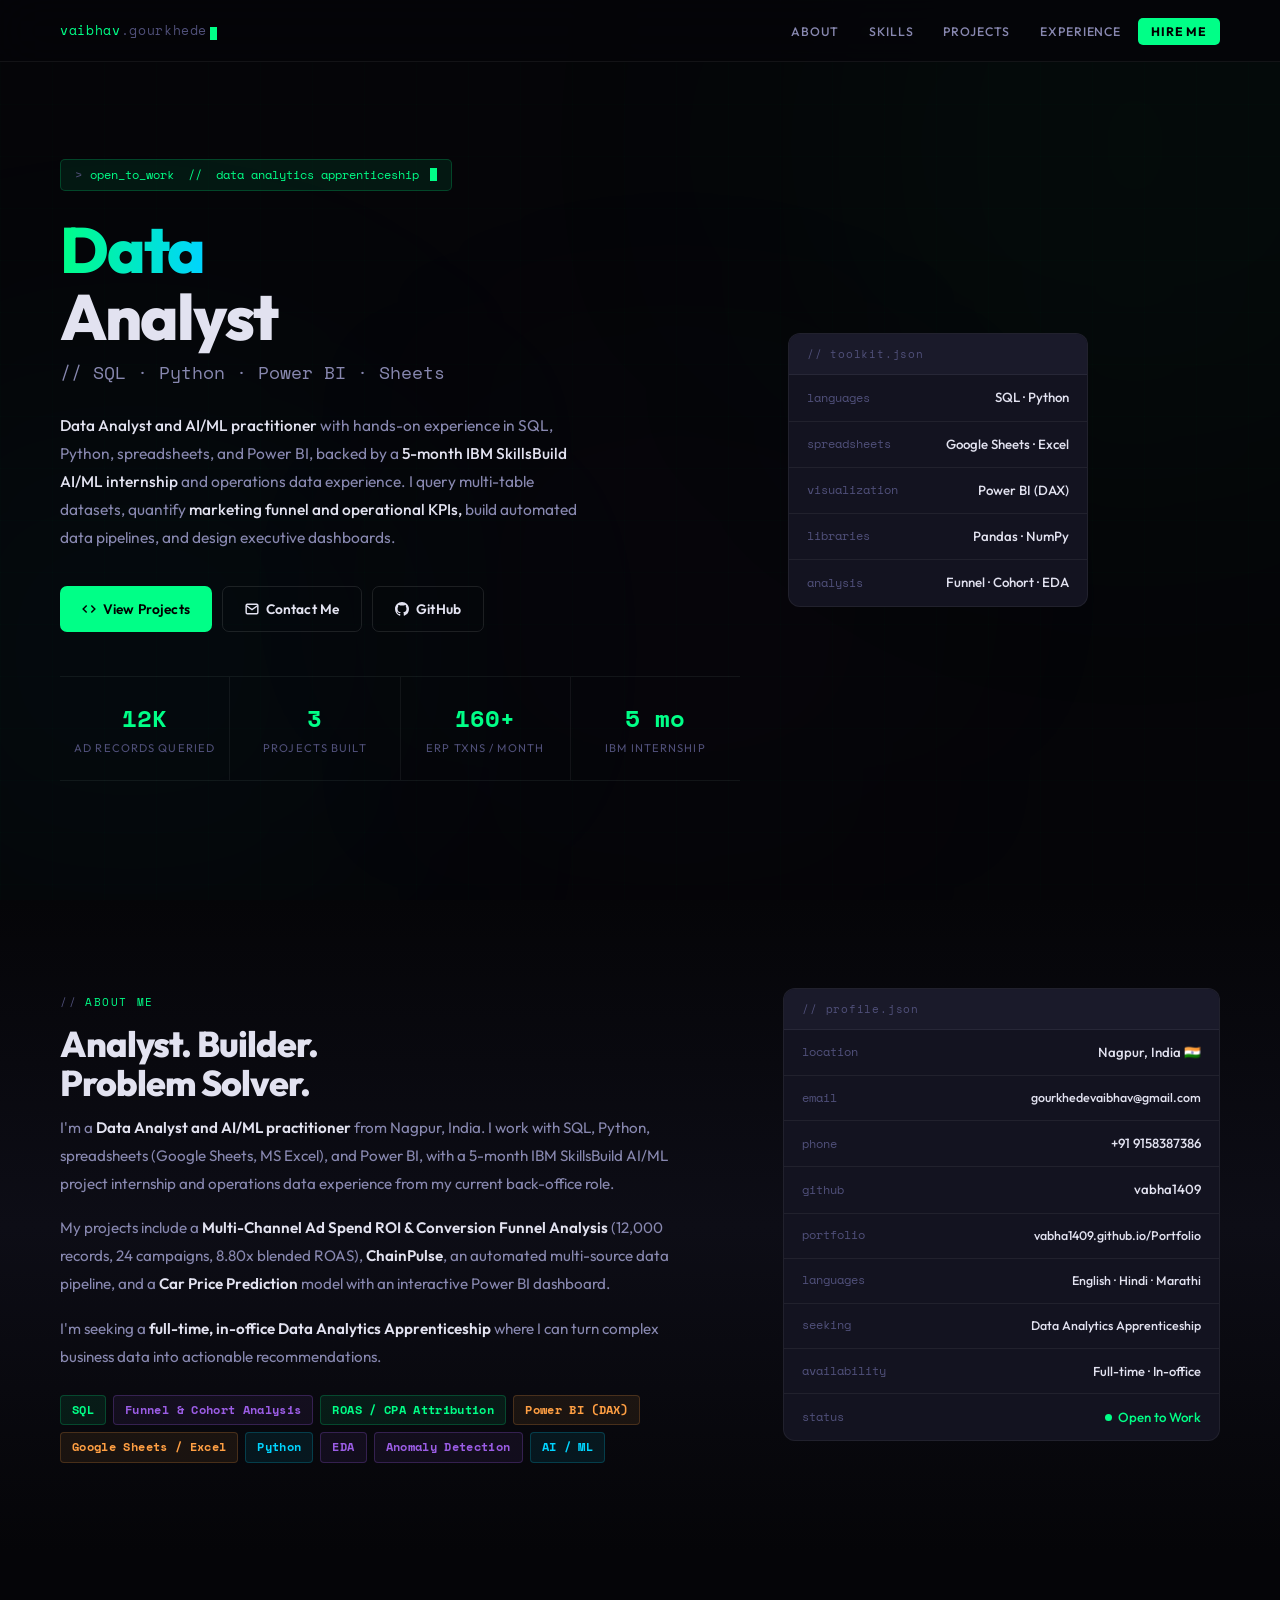
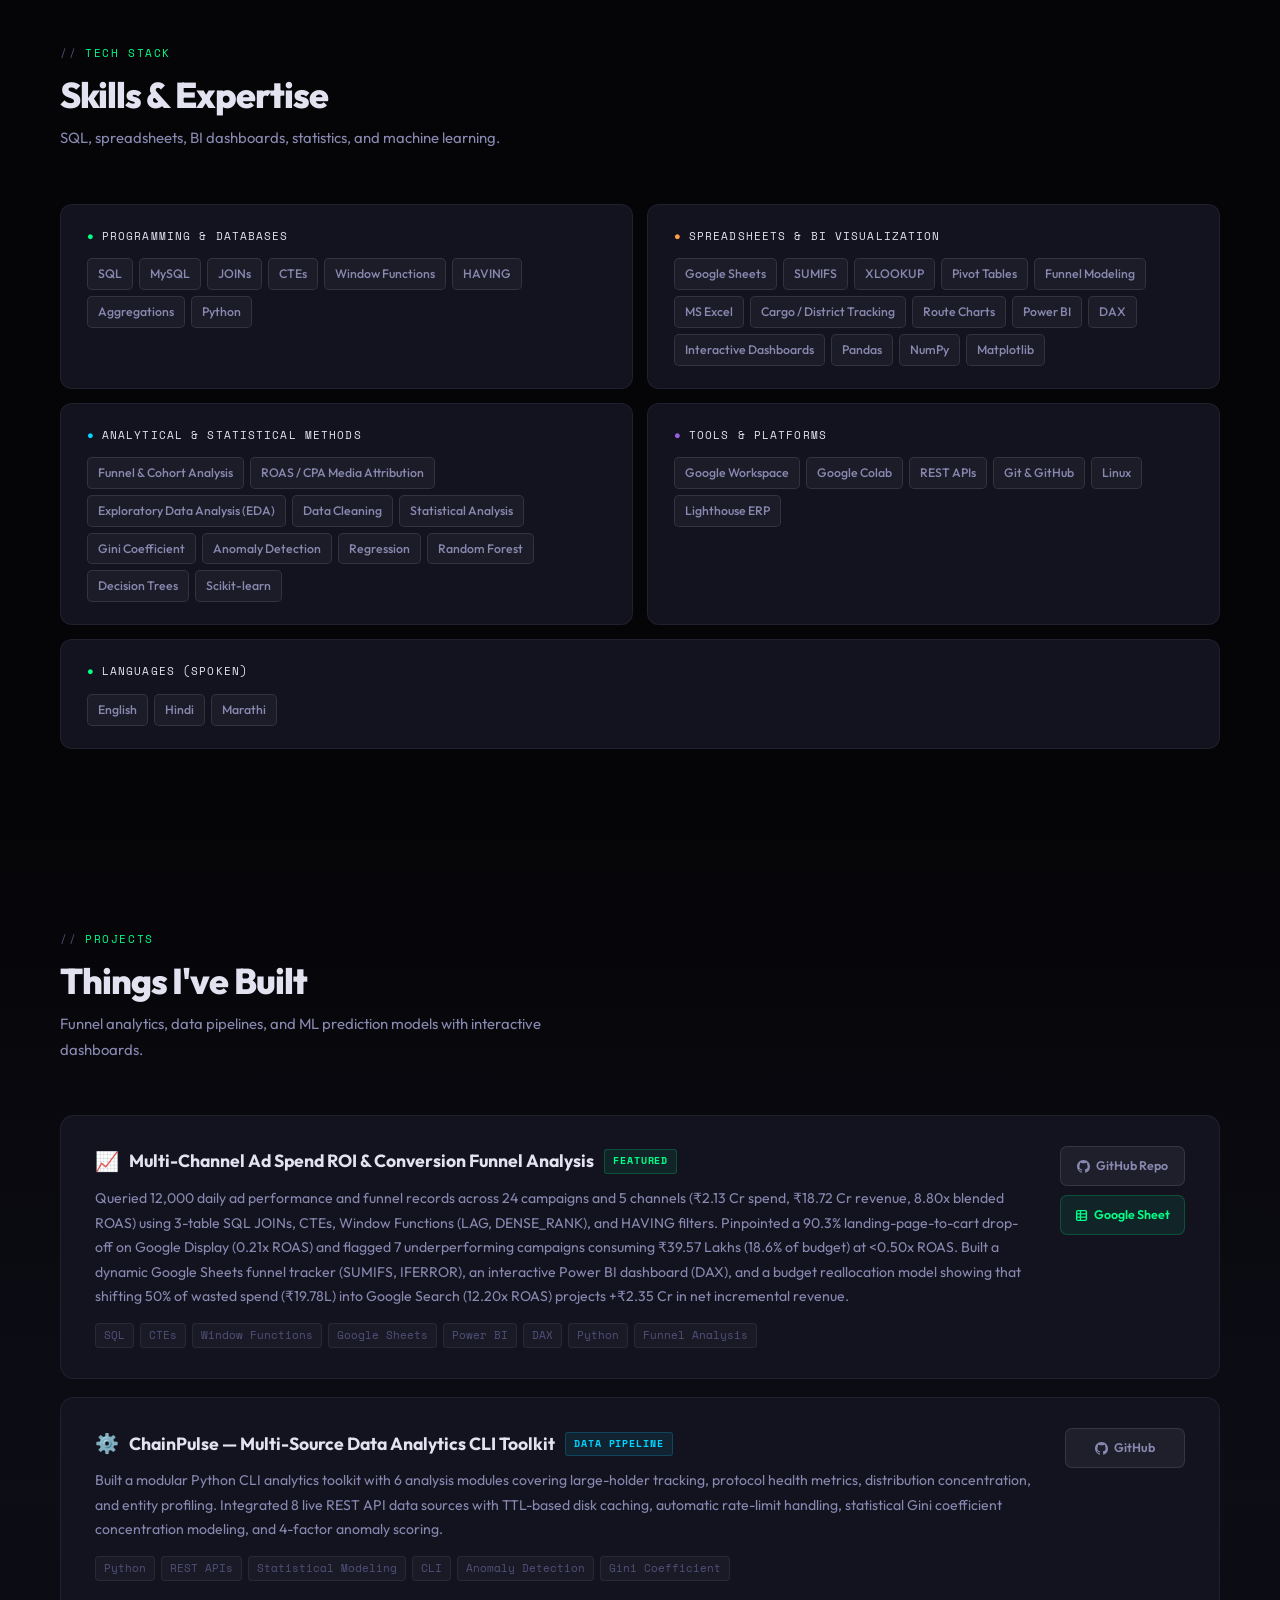
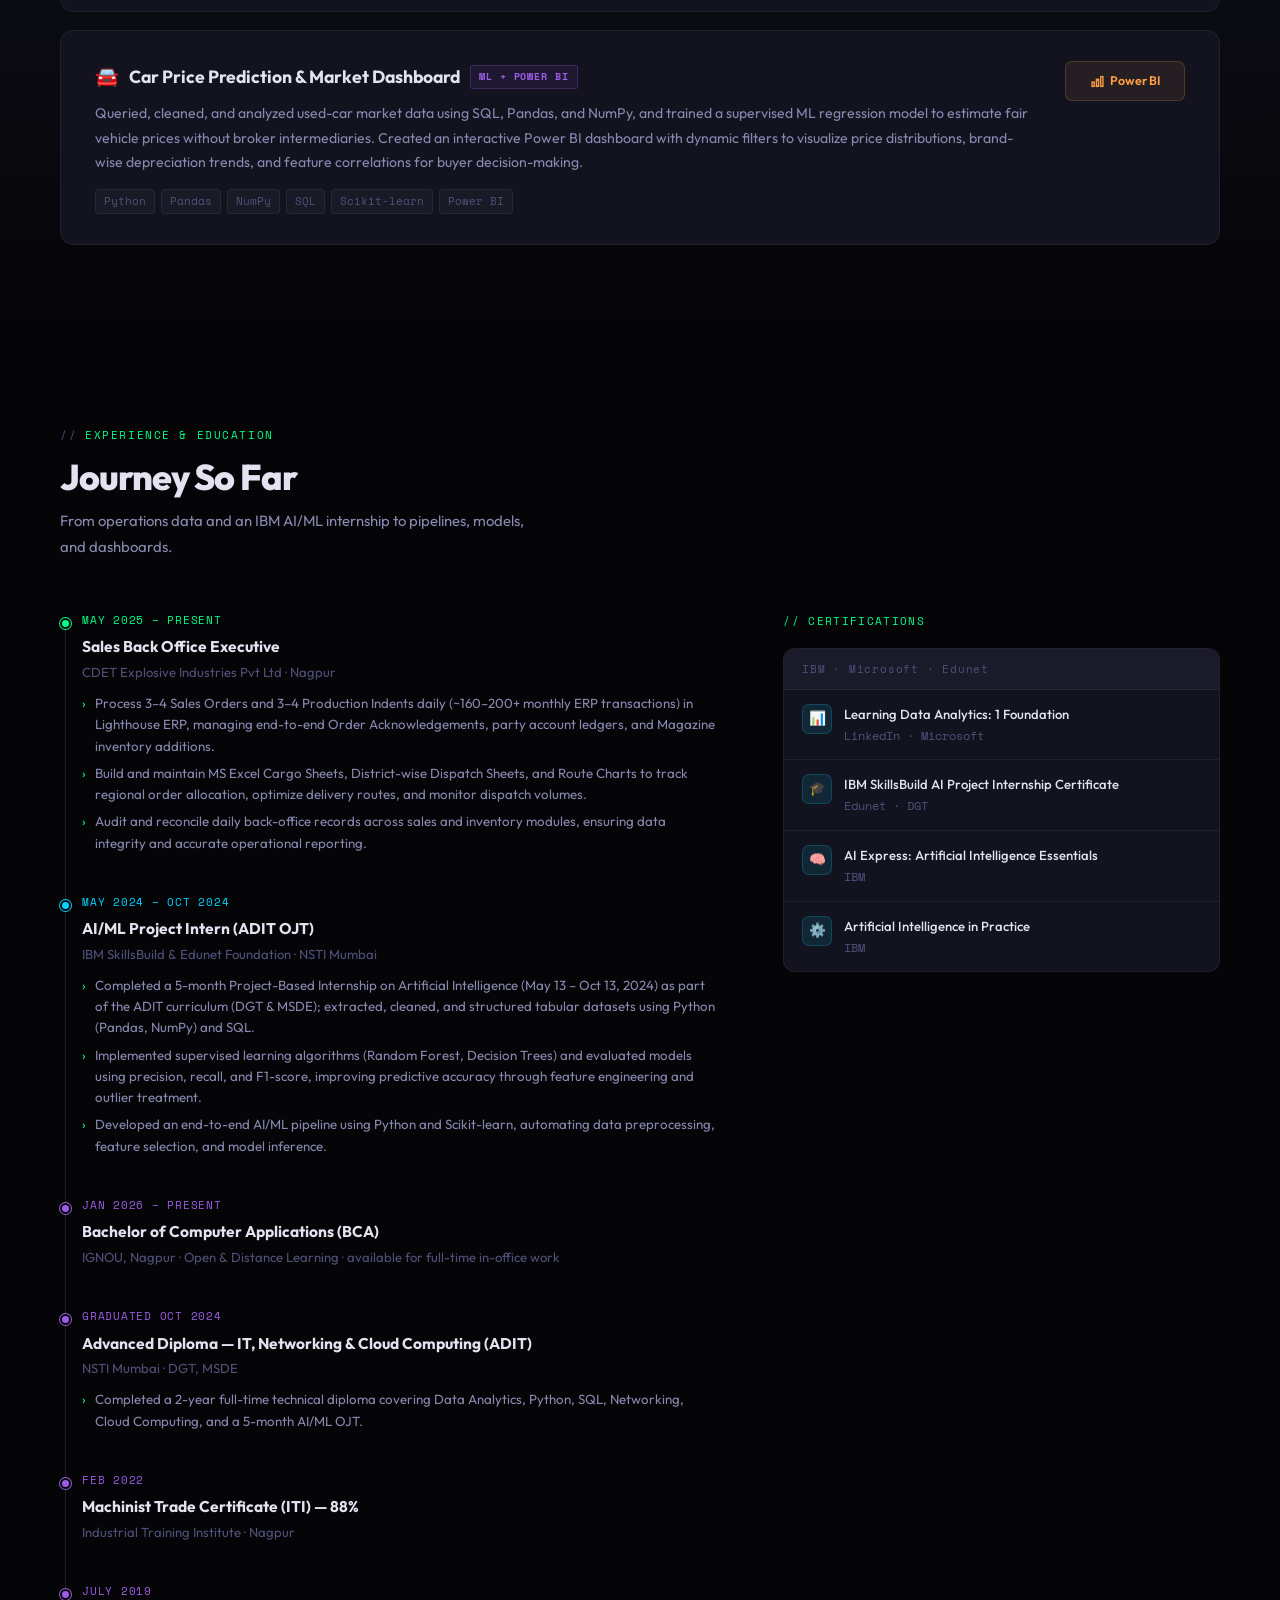
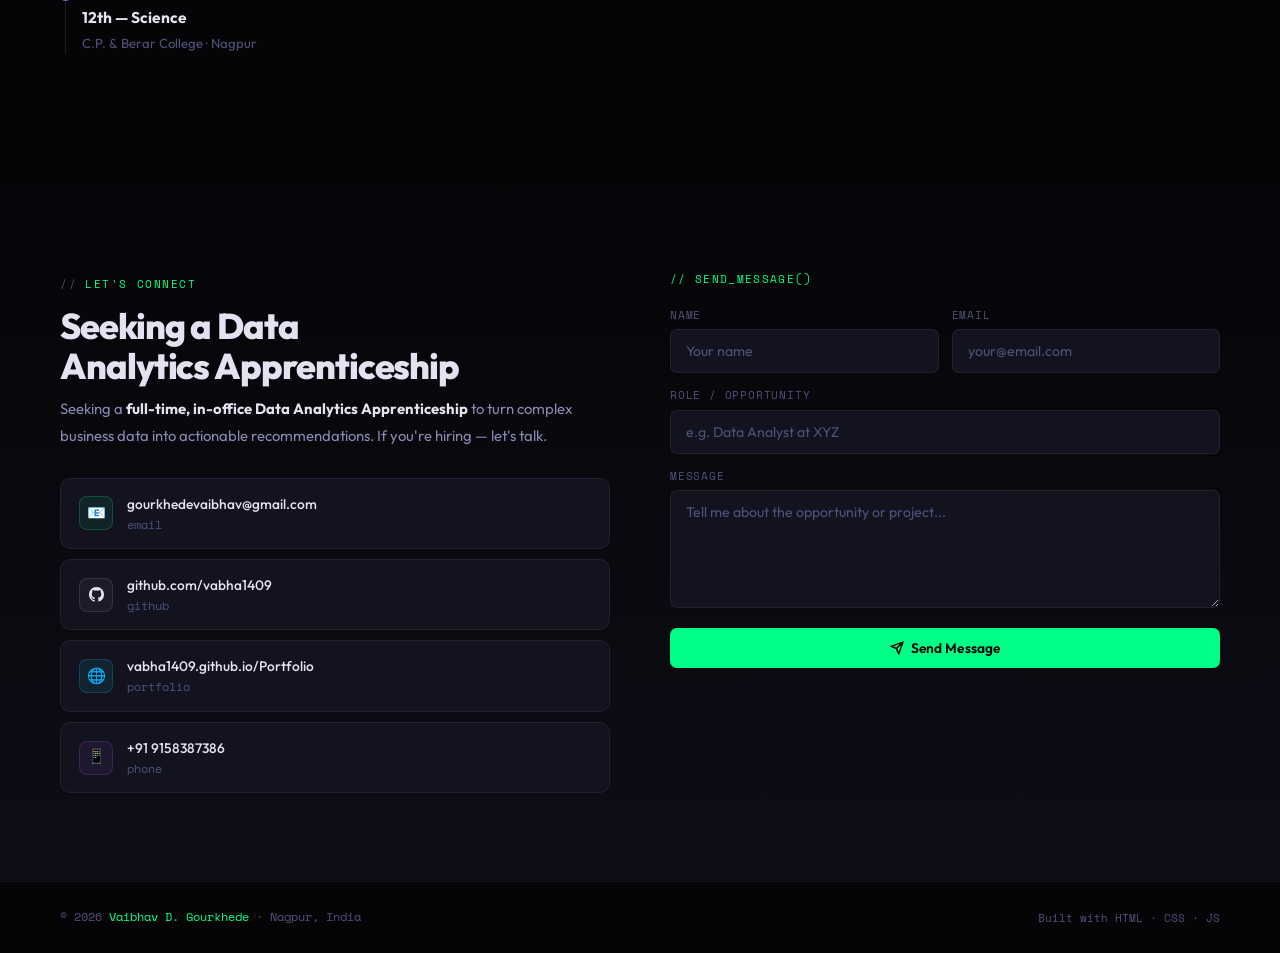
<file: index.html>
<!DOCTYPE html>
<html lang="en">
<head>
<meta charset="UTF-8">
<meta name="viewport" content="width=device-width, initial-scale=1.0">
<title>Vaibhav Gourkhede | Data Analyst</title>
<link href="https://fonts.googleapis.com/css2?family=Space+Mono:ital,wght@0,400;0,700;1,400&family=Outfit:wght@300;400;500;600;700;800&display=swap" rel="stylesheet">
<style>
:root{
  --bg:#050508;--surf:#0d0d16;--surf2:#131320;--surf3:#1a1a2a;
  --bdr:rgba(255,255,255,0.06);--bdr2:rgba(255,255,255,0.1);
  --green:#00ff87;--gdim:rgba(0,255,135,0.08);--gbdr:rgba(0,255,135,0.2);
  --blue:#00d4ff;--bdim:rgba(0,212,255,0.08);
  --purple:#9b5de5;--pdim:rgba(155,93,229,0.08);
  --orange:#ff9f43;--odim:rgba(255,159,67,0.08);
  --red:#ff4757;
  --tx:#e2e2f0;--tx2:#8888b0;--tx3:#50507a;
  --mono:'Space Mono',monospace;--sans:'Outfit',sans-serif;
}
*,*::before,*::after{margin:0;padding:0;box-sizing:border-box}
html{scroll-behavior:smooth}
body{background:var(--bg);color:var(--tx);font-family:var(--sans);font-size:16px;line-height:1.6;overflow-x:hidden}
body::after{content:'';position:fixed;inset:0;background-image:linear-gradient(rgba(0,255,135,0.012) 1px,transparent 1px),linear-gradient(90deg,rgba(0,255,135,0.012) 1px,transparent 1px);background-size:52px 52px;pointer-events:none;z-index:0}
.glow{position:fixed;border-radius:50%;filter:blur(150px);pointer-events:none;z-index:0}
.g1{width:650px;height:650px;background:rgba(0,255,135,0.03);top:-180px;right:-180px}
.g2{width:500px;height:500px;background:rgba(0,212,255,0.04);bottom:0;left:-120px}
.g3{width:380px;height:380px;background:rgba(155,93,229,0.03);top:45%;left:38%}

/* NAV */
nav{position:fixed;top:0;left:0;right:0;z-index:200;display:flex;justify-content:space-between;align-items:center;padding:0 60px;height:62px;background:rgba(5,5,8,0.88);backdrop-filter:blur(24px);border-bottom:1px solid var(--bdr)}
.nav-brand{font-family:var(--mono);font-size:0.82rem;color:var(--green);letter-spacing:0.05em}
.nav-brand span{color:var(--tx3)}
.blink{display:inline-block;width:7px;height:13px;background:var(--green);animation:blink 1s step-end infinite;vertical-align:text-bottom;margin-left:3px}
@keyframes blink{0%,100%{opacity:1}50%{opacity:0}}
.nav-links{display:flex;gap:4px;list-style:none}
.nav-links a{color:var(--tx2);text-decoration:none;font-size:0.77rem;font-weight:500;letter-spacing:0.07em;text-transform:uppercase;padding:6px 13px;border-radius:5px;transition:all .2s}
.nav-links a:hover{color:var(--tx);background:var(--surf2)}
.nav-hire{background:var(--green)!important;color:#000!important;font-weight:700!important}
.nav-hire:hover{background:#00ffaa!important}

/* HERO */
#hero{min-height:100vh;display:flex;align-items:center;padding:110px 60px 70px;max-width:1280px;margin:0 auto;position:relative;z-index:1;gap:48px}
.hero-l{flex:1;max-width:680px}
.hero-r{flex:0 0 300px;animation:fup .5s .3s ease both}
.tag{display:inline-flex;align-items:center;gap:8px;font-family:var(--mono);font-size:0.72rem;color:var(--green);background:var(--gdim);border:1px solid var(--gbdr);border-radius:5px;padding:6px 14px;margin-bottom:26px;animation:fup .5s ease both}
.tag::before{content:'>';color:var(--tx3)}
h1{font-family:var(--sans);font-size:clamp(2.5rem,5vw,4.2rem);font-weight:800;line-height:1.04;letter-spacing:-.03em;margin-bottom:8px;animation:fup .5s .08s ease both}
.gtext{background:linear-gradient(90deg,var(--green) 0%,var(--blue) 100%);-webkit-background-clip:text;-webkit-text-fill-color:transparent;background-clip:text}
.subtitle{font-family:var(--mono);font-size:clamp(0.9rem,1.8vw,1.1rem);color:var(--tx2);margin-bottom:26px;animation:fup .5s .14s ease both}
.hero-bio{font-size:.97rem;color:var(--tx2);max-width:540px;line-height:1.8;margin-bottom:34px;animation:fup .5s .2s ease both}
.hero-bio strong{color:var(--tx);font-weight:500}
.btns{display:flex;gap:10px;flex-wrap:wrap;animation:fup .5s .26s ease both}
.btn{display:inline-flex;align-items:center;gap:7px;padding:11px 22px;border-radius:7px;font-size:.86rem;font-weight:600;text-decoration:none;border:none;cursor:pointer;font-family:var(--sans);transition:all .2s;letter-spacing:.01em}
.btn-g{background:var(--green);color:#000}
.btn-g:hover{background:#00ffaa;transform:translateY(-2px);box-shadow:0 8px 24px rgba(0,255,135,.22)}
.btn-o{background:transparent;color:var(--tx);border:1px solid var(--bdr2)}
.btn-o:hover{border-color:rgba(255,255,255,.18);background:var(--surf2);transform:translateY(-2px)}
.metrics{display:flex;gap:0;border-top:1px solid var(--bdr);border-bottom:1px solid var(--bdr);margin-top:44px;animation:fup .5s .32s ease both}
.met{flex:1;padding:22px 0;border-right:1px solid var(--bdr);text-align:center}
.met:last-child{border-right:none}
.met-v{font-family:var(--mono);font-size:1.5rem;font-weight:700;color:var(--green)}
.met-l{font-size:.7rem;text-transform:uppercase;letter-spacing:.1em;color:var(--tx3);margin-top:3px}
@keyframes fup{from{opacity:0;transform:translateY(18px)}to{opacity:1;transform:translateY(0)}}

/* SECTIONS */
.section{position:relative;z-index:1;padding:88px 0}
.container{max-width:1280px;margin:0 auto;padding:0 60px}
.eyebrow{display:inline-flex;align-items:center;gap:8px;font-family:var(--mono);font-size:.7rem;letter-spacing:.14em;text-transform:uppercase;color:var(--green);margin-bottom:13px}
.eyebrow::before{content:'//';color:var(--tx3)}
.sec-h{font-family:var(--sans);font-size:clamp(1.75rem,2.8vw,2.5rem);font-weight:800;letter-spacing:-.03em;margin-bottom:11px;line-height:1.1}
.sec-sub{color:var(--tx2);font-size:.93rem;max-width:490px;line-height:1.75;margin-bottom:52px}

/* ABOUT */
#about{background:linear-gradient(180deg,var(--bg) 0%,var(--surf) 50%,var(--bg) 100%)}
.about-g{display:grid;grid-template-columns:3fr 2fr;gap:68px;align-items:start}
.about-body p{color:var(--tx2);line-height:1.85;margin-bottom:16px;font-size:.95rem}
.about-body p strong{color:var(--tx);font-weight:600}
.chips{display:flex;flex-wrap:wrap;gap:7px;margin-top:24px}
.chip{font-size:.73rem;font-weight:600;padding:5px 11px;border-radius:4px;font-family:var(--mono);letter-spacing:.03em}
.cg{background:var(--gdim);border:1px solid var(--gbdr);color:var(--green)}
.cb{background:var(--bdim);border:1px solid rgba(0,212,255,.2);color:var(--blue)}
.cp{background:var(--pdim);border:1px solid rgba(155,93,229,.25);color:var(--purple)}
.co{background:var(--odim);border:1px solid rgba(255,159,67,.2);color:var(--orange)}
.info-panel{background:var(--surf2);border:1px solid var(--bdr);border-radius:12px;overflow:hidden}
.ip-head{background:var(--surf3);border-bottom:1px solid var(--bdr);padding:11px 18px;font-family:var(--mono);font-size:.7rem;color:var(--tx3);letter-spacing:.07em}
.ir{display:flex;justify-content:space-between;align-items:center;padding:12px 18px;border-bottom:1px solid var(--bdr);font-size:.83rem}
.ir:last-child{border-bottom:none}
.ik{color:var(--tx3);font-family:var(--mono);font-size:.72rem}
.iv{color:var(--tx);font-weight:500}
.sdot{display:inline-flex;align-items:center;gap:6px;color:var(--green)}
.sdot::before{content:'';width:7px;height:7px;background:var(--green);border-radius:50%;animation:pulse 2s ease infinite}
@keyframes pulse{0%,100%{opacity:1;transform:scale(1)}50%{opacity:.4;transform:scale(.75)}}

/* SKILLS */
.sk-grid{display:grid;grid-template-columns:repeat(2,1fr);gap:14px}
.sk-block{background:var(--surf2);border:1px solid var(--bdr);border-radius:12px;padding:22px 26px;transition:border-color .2s}
.sk-block:hover{border-color:var(--bdr2)}
.sk-title{font-family:var(--mono);font-size:.7rem;text-transform:uppercase;letter-spacing:.1em;margin-bottom:14px;display:flex;align-items:center;gap:7px}
.pills{display:flex;flex-wrap:wrap;gap:6px}
.pill{background:rgba(255,255,255,.04);border:1px solid var(--bdr2);border-radius:5px;padding:5px 10px;font-size:.77rem;font-weight:500;color:var(--tx2);transition:all .18s}
.pill:hover{color:var(--tx);background:rgba(255,255,255,.07)}

/* PROJECTS */
#projects{background:linear-gradient(180deg,var(--bg) 0%,var(--surf) 60%,var(--bg) 100%)}
.proj-list{display:flex;flex-direction:column;gap:18px}
.pcard{background:var(--surf2);border:1px solid var(--bdr);border-radius:14px;padding:30px 34px;display:grid;grid-template-columns:1fr auto;gap:28px;align-items:start;transition:all .25s;position:relative;overflow:hidden}
.pcard::before{content:'';position:absolute;left:0;top:0;bottom:0;width:3px;background:var(--green);opacity:0;transition:opacity .25s}
.pcard:hover{border-color:var(--bdr2);transform:translateX(4px)}
.pcard:hover::before{opacity:1}
.pcard.blue::before{background:var(--blue)}
.pcard.purple::before{background:var(--purple)}
.ph{display:flex;align-items:center;gap:10px;margin-bottom:9px}
.pico{font-size:1.2rem}
.pname{font-family:var(--sans);font-size:1.1rem;font-weight:700;color:var(--tx)}
.pbadge{font-family:var(--mono);font-size:.63rem;text-transform:uppercase;letter-spacing:.09em;padding:3px 8px;border-radius:3px;font-weight:700}
.bf{background:var(--gdim);border:1px solid var(--gbdr);color:var(--green)}
.bl{background:var(--bdim);border:1px solid rgba(0,212,255,.2);color:var(--blue)}
.bpu{background:var(--pdim);border:1px solid rgba(155,93,229,.25);color:var(--purple)}
.pdesc{color:var(--tx2);font-size:.88rem;line-height:1.75;margin-bottom:14px}
.pstack{display:flex;flex-wrap:wrap;gap:6px}
.stag{font-family:var(--mono);font-size:.68rem;background:rgba(255,255,255,.03);border:1px solid var(--bdr);border-radius:4px;padding:3px 8px;color:var(--tx3)}
.plc{display:flex;flex-direction:column;gap:9px;min-width:120px}
.plink{display:flex;align-items:center;justify-content:center;gap:6px;text-decoration:none;font-size:.78rem;font-weight:600;padding:9px 14px;border-radius:7px;transition:all .18s;white-space:nowrap}
.plgh{background:rgba(255,255,255,.05);border:1px solid var(--bdr2);color:var(--tx2)}
.plgh:hover{color:var(--tx);background:rgba(255,255,255,.09)}
.pllive{background:var(--gdim);border:1px solid var(--gbdr);color:var(--green)}
.pllive:hover{background:rgba(0,255,135,.15);transform:translateY(-1px)}
.plpbi{background:var(--odim);border:1px solid rgba(255,159,67,.2);color:var(--orange)}
.plpbi:hover{background:rgba(255,159,67,.14);transform:translateY(-1px)}

/* EXPERIENCE */
.exp-g{display:grid;grid-template-columns:3fr 2fr;gap:68px}
.tl{position:relative;padding-left:22px}
.tl::before{content:'';position:absolute;left:5px;top:8px;bottom:0;width:1px;background:var(--bdr2)}
.tli{position:relative;margin-bottom:40px}
.tld{position:absolute;left:-22px;top:6px;width:11px;height:11px;border-radius:50%;background:var(--green);border:2px solid var(--bg);box-shadow:0 0 0 1px var(--green)}
.tld.b{background:var(--blue);box-shadow:0 0 0 1px var(--blue)}
.tld.p{background:var(--purple);box-shadow:0 0 0 1px var(--purple)}
.tldate{font-family:var(--mono);font-size:.68rem;color:var(--green);letter-spacing:.07em;margin-bottom:5px}
.tlrole{font-size:.97rem;font-weight:700;margin-bottom:3px}
.tlorg{font-size:.82rem;color:var(--tx3);margin-bottom:10px}
.tlpts{list-style:none;padding:0;display:flex;flex-direction:column;gap:6px}
.tlpts li{font-size:.83rem;color:var(--tx2);line-height:1.6;padding-left:13px;position:relative}
.tlpts li::before{content:'›';position:absolute;left:0;color:var(--green)}
.cert-panel{background:var(--surf2);border:1px solid var(--bdr);border-radius:12px;overflow:hidden}
.cp-head{background:var(--surf3);border-bottom:1px solid var(--bdr);padding:11px 18px;font-family:var(--mono);font-size:.7rem;color:var(--tx3);letter-spacing:.07em}
.ci{display:flex;align-items:flex-start;gap:12px;padding:14px 18px;border-bottom:1px solid var(--bdr);transition:background .2s}
.ci:last-child{border-bottom:none}
.ci:hover{background:rgba(255,255,255,.02)}
.cico{width:30px;height:30px;border-radius:7px;flex-shrink:0;background:rgba(0,212,255,.1);border:1px solid rgba(0,212,255,.2);display:flex;align-items:center;justify-content:center;font-size:.85rem}
.cname{font-size:.82rem;font-weight:500;color:var(--tx)}
.ciss{font-size:.73rem;color:var(--tx3);font-family:var(--mono);margin-top:2px}

/* CONTACT */
#contact{background:linear-gradient(180deg,var(--bg) 0%,var(--surf) 100%)}
.con-g{display:grid;grid-template-columns:1fr 1fr;gap:60px}
.clinks{display:flex;flex-direction:column;gap:10px;margin-top:28px}
.clink{display:flex;align-items:center;gap:14px;padding:14px 18px;border-radius:10px;background:var(--surf2);border:1px solid var(--bdr);text-decoration:none;color:var(--tx);font-size:.86rem;font-weight:500;transition:all .2s}
.clink:hover{border-color:var(--bdr2);transform:translateX(4px);background:var(--surf3)}
.cico2{width:34px;height:34px;border-radius:8px;flex-shrink:0;display:flex;align-items:center;justify-content:center;font-size:.95rem}
.csub{font-size:.72rem;color:var(--tx3);font-family:var(--mono);margin-top:1px}
.form{display:flex;flex-direction:column;gap:13px}
.frow{display:grid;grid-template-columns:1fr 1fr;gap:13px}
.flbl{font-size:.71rem;font-family:var(--mono);color:var(--tx3);letter-spacing:.07em;margin-bottom:5px;text-transform:uppercase}
.form input,.form textarea{width:100%;background:var(--surf2);border:1px solid var(--bdr);border-radius:7px;padding:12px 15px;color:var(--tx);font-family:var(--sans);font-size:.88rem;outline:none;transition:border-color .2s}
.form input:focus,.form textarea:focus{border-color:rgba(0,255,135,.3)}
.form input::placeholder,.form textarea::placeholder{color:var(--tx3)}
.form textarea{resize:vertical;min-height:118px}

/* FOOTER */
footer{border-top:1px solid var(--bdr);padding:26px 60px;display:flex;justify-content:space-between;align-items:center;position:relative;z-index:1}
.fl{font-family:var(--mono);font-size:.72rem;color:var(--tx3)}
.fl span{color:var(--green)}

/* REVEAL */
.reveal{opacity:0;transform:translateY(26px);transition:opacity .62s ease,transform .62s ease}
.reveal.in{opacity:1;transform:translateY(0)}

/* SCROLLBAR */
::-webkit-scrollbar{width:4px}
::-webkit-scrollbar-track{background:var(--bg)}
::-webkit-scrollbar-thumb{background:var(--surf3);border-radius:2px}

/* RESPONSIVE */
@media(max-width:960px){
  nav{padding:0 20px}.nav-links{display:none}
  #hero{padding:90px 20px 60px;flex-direction:column}
  .hero-r{flex:unset;width:100%}
  .container{padding:0 20px}
  .about-g,.sk-grid,.exp-g,.con-g{grid-template-columns:1fr}
  .pcard{grid-template-columns:1fr}
  .plc{flex-direction:row;flex-wrap:wrap}
  footer{padding:20px;flex-direction:column;gap:8px;text-align:center}
}
</style>
</head>
<body>
<div class="glow g1"></div><div class="glow g2"></div><div class="glow g3"></div>

<!-- NAV -->
<nav>
  <div class="nav-brand">vaibhav<span>.gourkhede</span><span class="blink"></span></div>
  <ul class="nav-links">
    <li><a href="#about">About</a></li>
    <li><a href="#skills">Skills</a></li>
    <li><a href="#projects">Projects</a></li>
    <li><a href="#experience">Experience</a></li>
    <li><a href="#contact" class="nav-hire">Hire Me</a></li>
  </ul>
</nav>

<!-- HERO -->
<section id="hero">
  <div class="hero-l">
    <div class="tag">open_to_work &nbsp;&#47;&#47;&nbsp; data analytics apprenticeship<span class="blink"></span></div>
    <h1><span class="gtext">Data</span><br>Analyst</h1>
    <p class="subtitle">// SQL &middot; Python &middot; Power BI &middot; Sheets</p>
    <p class="hero-bio">
      <strong>Data Analyst and AI/ML practitioner</strong> with hands-on experience in SQL, Python, spreadsheets, and Power BI, backed by a <strong>5-month IBM SkillsBuild AI/ML internship</strong> and operations data experience. I query multi-table datasets, quantify <strong>marketing funnel and operational KPIs,</strong> build automated data pipelines, and design executive dashboards.
    </p>
    <div class="btns">
      <a href="#projects" class="btn btn-g">
        <svg width="14" height="14" viewBox="0 0 24 24" fill="none" stroke="currentColor" stroke-width="2.5"><polyline points="16 18 22 12 16 6"/><polyline points="8 6 2 12 8 18"/></svg>
        View Projects
      </a>
      <a href="mailto:gourkhedevaibhav@gmail.com" class="btn btn-o">
        <svg width="14" height="14" viewBox="0 0 24 24" fill="none" stroke="currentColor" stroke-width="2.5"><path d="M4 4h16c1.1 0 2 .9 2 2v12c0 1.1-.9 2-2 2H4c-1.1 0-2-.9-2-2V6c0-1.1.9-2 2-2z"/><polyline points="22,6 12,13 2,6"/></svg>
        Contact Me
      </a>
      <a href="https://github.com/vabha1409" target="_blank" class="btn btn-o">
        <svg width="14" height="14" viewBox="0 0 24 24" fill="currentColor"><path d="M12 0C5.37 0 0 5.37 0 12c0 5.31 3.435 9.795 8.205 11.385.6.105.825-.255.825-.57 0-.285-.015-1.23-.015-2.235-3.015.555-3.795-.735-4.035-1.41-.135-.345-.72-1.41-1.23-1.695-.42-.225-1.02-.78-.015-.795.945-.015 1.62.87 1.845 1.23 1.08 1.815 2.805 1.305 3.495.99.105-.78.42-1.305.765-1.605-2.67-.3-5.46-1.335-5.46-5.925 0-1.305.465-2.385 1.23-3.225-.12-.3-.54-1.53.12-3.18 0 0 1.005-.315 3.3 1.23.96-.27 1.98-.405 3-.405s2.04.135 3 .405c2.295-1.56 3.3-1.23 3.3-1.23.66 1.65.24 2.88.12 3.18.765.84 1.23 1.905 1.23 3.225 0 4.605-2.805 5.625-5.475 5.925.435.375.81 1.095.81 2.22 0 1.605-.015 2.895-.015 3.3 0 .315.225.69.825.57A12.02 12.02 0 0024 12c0-6.63-5.37-12-12-12z"/></svg>
        GitHub
      </a>
    </div>
    <div class="metrics">
      <div class="met"><div class="met-v">12K</div><div class="met-l">Ad Records Queried</div></div>
      <div class="met"><div class="met-v">3</div><div class="met-l">Projects Built</div></div>
      <div class="met"><div class="met-v">160+</div><div class="met-l">ERP Txns / Month</div></div>
      <div class="met"><div class="met-v">5 mo</div><div class="met-l">IBM Internship</div></div>
    </div>
  </div>
  <div class="hero-r">
    <div class="info-panel">
      <div class="ip-head">// toolkit.json</div>
      <div class="ir"><span class="ik">languages</span><span class="iv">SQL &middot; Python</span></div>
      <div class="ir"><span class="ik">spreadsheets</span><span class="iv">Google Sheets &middot; Excel</span></div>
      <div class="ir"><span class="ik">visualization</span><span class="iv">Power BI (DAX)</span></div>
      <div class="ir"><span class="ik">libraries</span><span class="iv">Pandas &middot; NumPy</span></div>
      <div class="ir"><span class="ik">analysis</span><span class="iv">Funnel &middot; Cohort &middot; EDA</span></div>
    </div>
  </div>
</section>

<!-- ABOUT -->
<section id="about" class="section">
  <div class="container">
    <div class="about-g">
      <div class="reveal">
        <div class="eyebrow">About Me</div>
        <h2 class="sec-h">Analyst. Builder.<br>Problem Solver.</h2>
        <div class="about-body">
          <p>I'm a <strong>Data Analyst and AI/ML practitioner</strong> from Nagpur, India. I work with SQL, Python, spreadsheets (Google Sheets, MS Excel), and Power BI, with a 5-month IBM SkillsBuild AI/ML project internship and operations data experience from my current back-office role.</p>
          <p>My projects include a <strong>Multi-Channel Ad Spend ROI &amp; Conversion Funnel Analysis</strong> (12,000 records, 24 campaigns, 8.80x blended ROAS), <strong>ChainPulse</strong>, an automated multi-source data pipeline, and a <strong>Car Price Prediction</strong> model with an interactive Power BI dashboard.</p>
          <p>I'm seeking a <strong>full-time, in-office Data Analytics Apprenticeship</strong> where I can turn complex business data into actionable recommendations.</p>
        </div>
        <div class="chips">
          <span class="chip cg">SQL</span>
          <span class="chip cp">Funnel &amp; Cohort Analysis</span>
          <span class="chip cg">ROAS / CPA Attribution</span>
          <span class="chip co">Power BI (DAX)</span>
          <span class="chip co">Google Sheets / Excel</span>
          <span class="chip cb">Python</span>
          <span class="chip cp">EDA</span>
          <span class="chip cp">Anomaly Detection</span>
          <span class="chip cb">AI / ML</span>
        </div>
      </div>
      <div class="reveal">
        <div class="info-panel">
          <div class="ip-head">// profile.json</div>
          <div class="ir"><span class="ik">location</span><span class="iv">Nagpur, India &#127470;&#127475;</span></div>
          <div class="ir"><span class="ik">email</span><span class="iv" style="font-size:.78rem">gourkhedevaibhav@gmail.com</span></div>
          <div class="ir"><span class="ik">phone</span><span class="iv">+91 9158387386</span></div>
          <div class="ir"><span class="ik">github</span><span class="iv">vabha1409</span></div>
          <div class="ir"><span class="ik">portfolio</span><span class="iv" style="font-size:.78rem">vabha1409.github.io/Portfolio</span></div>
          <div class="ir"><span class="ik">languages</span><span class="iv" style="font-size:.78rem">English &middot; Hindi &middot; Marathi</span></div>
          <div class="ir"><span class="ik">seeking</span><span class="iv" style="font-size:.78rem">Data Analytics Apprenticeship</span></div>
          <div class="ir"><span class="ik">availability</span><span class="iv" style="font-size:.81rem">Full-time &middot; In-office</span></div>
          <div class="ir"><span class="ik">status</span><span class="iv"><span class="sdot">Open to Work</span></span></div>
        </div>
      </div>
    </div>
  </div>
</section>

<!-- SKILLS -->
<section id="skills" class="section">
  <div class="container">
    <div class="reveal">
      <div class="eyebrow">Tech Stack</div>
      <h2 class="sec-h">Skills &amp; Expertise</h2>
      <p class="sec-sub">SQL, spreadsheets, BI dashboards, statistics, and machine learning.</p>
    </div>
    <div class="sk-grid">
      <div class="sk-block reveal">
        <div class="sk-title"><span style="color:var(--green)">&#9679;</span> Programming &amp; Databases</div>
        <div class="pills">
          <span class="pill">SQL</span><span class="pill">MySQL</span><span class="pill">JOINs</span><span class="pill">CTEs</span><span class="pill">Window Functions</span><span class="pill">HAVING</span><span class="pill">Aggregations</span><span class="pill">Python</span>
        </div>
      </div>
      <div class="sk-block reveal">
        <div class="sk-title"><span style="color:var(--orange)">&#9679;</span> Spreadsheets &amp; BI Visualization</div>
        <div class="pills">
          <span class="pill">Google Sheets</span><span class="pill">SUMIFS</span><span class="pill">XLOOKUP</span><span class="pill">Pivot Tables</span><span class="pill">Funnel Modeling</span><span class="pill">MS Excel</span><span class="pill">Cargo / District Tracking</span><span class="pill">Route Charts</span><span class="pill">Power BI</span><span class="pill">DAX</span><span class="pill">Interactive Dashboards</span><span class="pill">Pandas</span><span class="pill">NumPy</span><span class="pill">Matplotlib</span>
        </div>
      </div>
      <div class="sk-block reveal">
        <div class="sk-title"><span style="color:var(--blue)">&#9679;</span> Analytical &amp; Statistical Methods</div>
        <div class="pills">
          <span class="pill">Funnel &amp; Cohort Analysis</span><span class="pill">ROAS / CPA Media Attribution</span><span class="pill">Exploratory Data Analysis (EDA)</span><span class="pill">Data Cleaning</span><span class="pill">Statistical Analysis</span><span class="pill">Gini Coefficient</span><span class="pill">Anomaly Detection</span><span class="pill">Regression</span><span class="pill">Random Forest</span><span class="pill">Decision Trees</span><span class="pill">Scikit-learn</span>
        </div>
      </div>
      <div class="sk-block reveal">
        <div class="sk-title"><span style="color:var(--purple)">&#9679;</span> Tools &amp; Platforms</div>
        <div class="pills">
          <span class="pill">Google Workspace</span><span class="pill">Google Colab</span><span class="pill">REST APIs</span><span class="pill">Git &amp; GitHub</span><span class="pill">Linux</span><span class="pill">Lighthouse ERP</span>
        </div>
      </div>
      <div class="sk-block reveal" style="grid-column:1/-1">
        <div class="sk-title"><span style="color:var(--green)">&#9679;</span> Languages (Spoken)</div>
        <div class="pills">
          <span class="pill">English</span><span class="pill">Hindi</span><span class="pill">Marathi</span>
        </div>
      </div>
    </div>
  </div>
</section>

<!-- PROJECTS -->
<section id="projects" class="section">
  <div class="container">
    <div class="reveal">
      <div class="eyebrow">Projects</div>
      <h2 class="sec-h">Things I've Built</h2>
      <p class="sec-sub">Funnel analytics, data pipelines, and ML prediction models with interactive dashboards.</p>
    </div>
    <div class="proj-list">

      <!-- Ad Spend ROI -->
      <div class="pcard reveal">
        <div>
          <div class="ph">
            <span class="pico">&#128200;</span>
            <span class="pname">Multi-Channel Ad Spend ROI &amp; Conversion Funnel Analysis</span>
            <span class="pbadge bf">Featured</span>
          </div>
          <p class="pdesc">Queried 12,000 daily ad performance and funnel records across 24 campaigns and 5 channels (&#8377;2.13 Cr spend, &#8377;18.72 Cr revenue, 8.80x blended ROAS) using 3-table SQL JOINs, CTEs, Window Functions (LAG, DENSE_RANK), and HAVING filters. Pinpointed a 90.3% landing-page-to-cart drop-off on Google Display (0.21x ROAS) and flagged 7 underperforming campaigns consuming &#8377;39.57 Lakhs (18.6% of budget) at &lt;0.50x ROAS. Built a dynamic Google Sheets funnel tracker (SUMIFS, IFERROR), an interactive Power BI dashboard (DAX), and a budget reallocation model showing that shifting 50% of wasted spend (&#8377;19.78L) into Google Search (12.20x ROAS) projects +&#8377;2.35 Cr in net incremental revenue.</p>
          <div class="pstack">
            <span class="stag">SQL</span><span class="stag">CTEs</span><span class="stag">Window Functions</span><span class="stag">Google Sheets</span><span class="stag">Power BI</span><span class="stag">DAX</span><span class="stag">Python</span><span class="stag">Funnel Analysis</span>
          </div>
        </div>
        <div class="plc">
          <a href="https://github.com/vabha1409/ad-spend-roi-funnel-analytics" target="_blank" class="plink plgh">
            <svg width="13" height="13" viewBox="0 0 24 24" fill="currentColor"><path d="M12 0C5.37 0 0 5.37 0 12c0 5.31 3.435 9.795 8.205 11.385.6.105.825-.255.825-.57 0-.285-.015-1.23-.015-2.235-3.015.555-3.795-.735-4.035-1.41-.135-.345-.72-1.41-1.23-1.695-.42-.225-1.02-.78-.015-.795.945-.015 1.62.87 1.845 1.23 1.08 1.815 2.805 1.305 3.495.99.105-.78.42-1.305.765-1.605-2.67-.3-5.46-1.335-5.46-5.925 0-1.305.465-2.385 1.23-3.225-.12-.3-.54-1.53.12-3.18 0 0 1.005-.315 3.3 1.23.96-.27 1.98-.405 3-.405s2.04.135 3 .405c2.295-1.56 3.3-1.23 3.3-1.23.66 1.65.24 2.88.12 3.18.765.84 1.23 1.905 1.23 3.225 0 4.605-2.805 5.625-5.475 5.925.435.375.81 1.095.81 2.22 0 1.605-.015 2.895-.015 3.3 0 .315.225.69.825.57A12.02 12.02 0 0024 12c0-6.63-5.37-12-12-12z"/></svg>
            GitHub Repo
          </a>
          <a href="https://docs.google.com/spreadsheets/d/1vMFoFTKc2Z9y9fEcK1pwSrskuCS6LGA-E73Ts2IGoas/edit" target="_blank" class="plink pllive">
            <svg width="13" height="13" viewBox="0 0 24 24" fill="none" stroke="currentColor" stroke-width="2.5"><rect x="3" y="3" width="18" height="18" rx="2"/><line x1="3" y1="9" x2="21" y2="9"/><line x1="3" y1="15" x2="21" y2="15"/><line x1="10" y1="3" x2="10" y2="21"/></svg>
            Google Sheet
          </a>
        </div>
      </div>

      <!-- ChainPulse -->
      <div class="pcard blue reveal">
        <div>
          <div class="ph">
            <span class="pico">&#9881;&#65039;</span>
            <span class="pname">ChainPulse &mdash; Multi-Source Data Analytics CLI Toolkit</span>
            <span class="pbadge bl">Data Pipeline</span>
          </div>
          <p class="pdesc">Built a modular Python CLI analytics toolkit with 6 analysis modules covering large-holder tracking, protocol health metrics, distribution concentration, and entity profiling. Integrated 8 live REST API data sources with TTL-based disk caching, automatic rate-limit handling, statistical Gini coefficient concentration modeling, and 4-factor anomaly scoring.</p>
          <div class="pstack">
            <span class="stag">Python</span><span class="stag">REST APIs</span><span class="stag">Statistical Modeling</span><span class="stag">CLI</span><span class="stag">Anomaly Detection</span><span class="stag">Gini Coefficient</span>
          </div>
        </div>
        <div class="plc">
          <a href="https://github.com/vabha1409/chainpulse" target="_blank" class="plink plgh">
            <svg width="13" height="13" viewBox="0 0 24 24" fill="currentColor"><path d="M12 0C5.37 0 0 5.37 0 12c0 5.31 3.435 9.795 8.205 11.385.6.105.825-.255.825-.57 0-.285-.015-1.23-.015-2.235-3.015.555-3.795-.735-4.035-1.41-.135-.345-.72-1.41-1.23-1.695-.42-.225-1.02-.78-.015-.795.945-.015 1.62.87 1.845 1.23 1.08 1.815 2.805 1.305 3.495.99.105-.78.42-1.305.765-1.605-2.67-.3-5.46-1.335-5.46-5.925 0-1.305.465-2.385 1.23-3.225-.12-.3-.54-1.53.12-3.18 0 0 1.005-.315 3.3 1.23.96-.27 1.98-.405 3-.405s2.04.135 3 .405c2.295-1.56 3.3-1.23 3.3-1.23.66 1.65.24 2.88.12 3.18.765.84 1.23 1.905 1.23 3.225 0 4.605-2.805 5.625-5.475 5.925.435.375.81 1.095.81 2.22 0 1.605-.015 2.895-.015 3.3 0 .315.225.69.825.57A12.02 12.02 0 0024 12c0-6.63-5.37-12-12-12z"/></svg>
            GitHub
          </a>
        </div>
      </div>

      <!-- Car Price Prediction -->
      <div class="pcard purple reveal">
        <div>
          <div class="ph">
            <span class="pico">&#128664;</span>
            <span class="pname">Car Price Prediction &amp; Market Dashboard</span>
            <span class="pbadge bpu">ML + Power BI</span>
          </div>
          <p class="pdesc">Queried, cleaned, and analyzed used-car market data using SQL, Pandas, and NumPy, and trained a supervised ML regression model to estimate fair vehicle prices without broker intermediaries. Created an interactive Power BI dashboard with dynamic filters to visualize price distributions, brand-wise depreciation trends, and feature correlations for buyer decision-making.</p>
          <div class="pstack">
            <span class="stag">Python</span><span class="stag">Pandas</span><span class="stag">NumPy</span><span class="stag">SQL</span><span class="stag">Scikit-learn</span><span class="stag">Power BI</span>
          </div>
        </div>
        <div class="plc">
          <a href="https://app.powerbi.com/view?r=eyJrIjoiMzlhOWFhZWItM2NlZS00YTdjLWIwNjMtYTJkNTcwMDEwNWM1IiwidCI6ImYwZDBkNjE5LWRiMTAtNDA5ZC05ZDQ1LTMwNzZkMTdmMjFiMyJ9" target="_blank" class="plink plpbi">
            <svg width="13" height="13" viewBox="0 0 24 24" fill="none" stroke="currentColor" stroke-width="2.5"><rect x="18" y="3" width="4" height="18"/><rect x="10" y="8" width="4" height="13"/><rect x="2" y="13" width="4" height="8"/></svg>
            Power BI
          </a>
        </div>
      </div>

    </div>
  </div>
</section>

<!-- EXPERIENCE -->
<section id="experience" class="section">
  <div class="container">
    <div class="reveal">
      <div class="eyebrow">Experience &amp; Education</div>
      <h2 class="sec-h">Journey So Far</h2>
      <p class="sec-sub">From operations data and an IBM AI/ML internship to pipelines, models, and dashboards.</p>
    </div>
    <div class="exp-g">
      <div class="reveal">
        <div class="tl">
          <div class="tli">
            <div class="tld"></div>
            <div class="tldate">MAY 2025 &ndash; PRESENT</div>
            <div class="tlrole">Sales Back Office Executive</div>
            <div class="tlorg">CDET Explosive Industries Pvt Ltd &middot; Nagpur</div>
            <ul class="tlpts">
              <li>Process 3&ndash;4 Sales Orders and 3&ndash;4 Production Indents daily (~160&ndash;200+ monthly ERP transactions) in Lighthouse ERP, managing end-to-end Order Acknowledgements, party account ledgers, and Magazine inventory additions.</li>
              <li>Build and maintain MS Excel Cargo Sheets, District-wise Dispatch Sheets, and Route Charts to track regional order allocation, optimize delivery routes, and monitor dispatch volumes.</li>
              <li>Audit and reconcile daily back-office records across sales and inventory modules, ensuring data integrity and accurate operational reporting.</li>
            </ul>
          </div>
          <div class="tli">
            <div class="tld b"></div>
            <div class="tldate" style="color:var(--blue)">MAY 2024 &ndash; OCT 2024</div>
            <div class="tlrole">AI/ML Project Intern (ADIT OJT)</div>
            <div class="tlorg">IBM SkillsBuild &amp; Edunet Foundation &middot; NSTI Mumbai</div>
            <ul class="tlpts">
              <li>Completed a 5-month Project-Based Internship on Artificial Intelligence (May 13 &ndash; Oct 13, 2024) as part of the ADIT curriculum (DGT &amp; MSDE); extracted, cleaned, and structured tabular datasets using Python (Pandas, NumPy) and SQL.</li>
              <li>Implemented supervised learning algorithms (Random Forest, Decision Trees) and evaluated models using precision, recall, and F1-score, improving predictive accuracy through feature engineering and outlier treatment.</li>
              <li>Developed an end-to-end AI/ML pipeline using Python and Scikit-learn, automating data preprocessing, feature selection, and model inference.</li>
            </ul>
          </div>
          <div class="tli">
            <div class="tld p"></div>
            <div class="tldate" style="color:var(--purple)">JAN 2026 &ndash; PRESENT</div>
            <div class="tlrole">Bachelor of Computer Applications (BCA)</div>
            <div class="tlorg">IGNOU, Nagpur &middot; Open &amp; Distance Learning &middot; available for full-time in-office work</div>
          </div>
          <div class="tli">
            <div class="tld p"></div>
            <div class="tldate" style="color:var(--purple)">GRADUATED OCT 2024</div>
            <div class="tlrole">Advanced Diploma &mdash; IT, Networking &amp; Cloud Computing (ADIT)</div>
            <div class="tlorg">NSTI Mumbai &middot; DGT, MSDE</div>
            <ul class="tlpts">
              <li>Completed a 2-year full-time technical diploma covering Data Analytics, Python, SQL, Networking, Cloud Computing, and a 5-month AI/ML OJT.</li>
            </ul>
          </div>
          <div class="tli">
            <div class="tld p"></div>
            <div class="tldate" style="color:var(--purple)">FEB 2022</div>
            <div class="tlrole">Machinist Trade Certificate (ITI) &mdash; 88%</div>
            <div class="tlorg">Industrial Training Institute &middot; Nagpur</div>
          </div>
          <div class="tli">
            <div class="tld p"></div>
            <div class="tldate" style="color:var(--purple)">JULY 2019</div>
            <div class="tlrole">12th &mdash; Science</div>
            <div class="tlorg">C.P. &amp; Berar College &middot; Nagpur</div>
          </div>
        </div>
      </div>
      <div class="reveal">
        <div style="font-family:var(--mono);font-size:.7rem;color:var(--green);letter-spacing:.12em;text-transform:uppercase;margin-bottom:18px">// certifications</div>
        <div class="cert-panel">
          <div class="cp-head">IBM &middot; Microsoft &middot; Edunet</div>
          <div class="ci"><div class="cico">&#128202;</div><div><div class="cname">Learning Data Analytics: 1 Foundation</div><div class="ciss">LinkedIn &middot; Microsoft</div></div></div>
          <div class="ci"><div class="cico">&#127891;</div><div><div class="cname">IBM SkillsBuild AI Project Internship Certificate</div><div class="ciss">Edunet &middot; DGT</div></div></div>
          <div class="ci"><div class="cico">&#129504;</div><div><div class="cname">AI Express: Artificial Intelligence Essentials</div><div class="ciss">IBM</div></div></div>
          <div class="ci"><div class="cico">&#9881;&#65039;</div><div><div class="cname">Artificial Intelligence in Practice</div><div class="ciss">IBM</div></div></div>
        </div>
      </div>
    </div>
  </div>
</section>

<!-- CONTACT -->
<section id="contact" class="section">
  <div class="container">
    <div class="con-g">
      <div class="reveal">
        <div class="eyebrow">Let's Connect</div>
        <h2 class="sec-h">Seeking a Data<br>Analytics Apprenticeship</h2>
        <p style="color:var(--tx2);font-size:.93rem;line-height:1.8">Seeking a <strong style="color:var(--tx)">full-time, in-office Data Analytics Apprenticeship</strong> to turn complex business data into actionable recommendations. If you're hiring &mdash; let's talk.</p>
        <div class="clinks">
          <a href="mailto:gourkhedevaibhav@gmail.com" class="clink">
            <div class="cico2" style="background:rgba(0,255,135,.08);border:1px solid var(--gbdr)">&#128231;</div>
            <div><div>gourkhedevaibhav@gmail.com</div><div class="csub">email</div></div>
          </a>
          <a href="https://github.com/vabha1409" target="_blank" class="clink">
            <div class="cico2" style="background:rgba(255,255,255,.04);border:1px solid var(--bdr2)">
              <svg width="15" height="15" viewBox="0 0 24 24" fill="currentColor"><path d="M12 0C5.37 0 0 5.37 0 12c0 5.31 3.435 9.795 8.205 11.385.6.105.825-.255.825-.57 0-.285-.015-1.23-.015-2.235-3.015.555-3.795-.735-4.035-1.41-.135-.345-.72-1.41-1.23-1.695-.42-.225-1.02-.78-.015-.795.945-.015 1.62.87 1.845 1.23 1.08 1.815 2.805 1.305 3.495.99.105-.78.42-1.305.765-1.605-2.67-.3-5.46-1.335-5.46-5.925 0-1.305.465-2.385 1.23-3.225-.12-.3-.54-1.53.12-3.18 0 0 1.005-.315 3.3 1.23.96-.27 1.98-.405 3-.405s2.04.135 3 .405c2.295-1.56 3.3-1.23 3.3-1.23.66 1.65.24 2.88.12 3.18.765.84 1.23 1.905 1.23 3.225 0 4.605-2.805 5.625-5.475 5.925.435.375.81 1.095.81 2.22 0 1.605-.015 2.895-.015 3.3 0 .315.225.69.825.57A12.02 12.02 0 0024 12c0-6.63-5.37-12-12-12z"/></svg>
            </div>
            <div><div>github.com/vabha1409</div><div class="csub">github</div></div>
          </a>
          <a href="https://vabha1409.github.io/Portfolio" target="_blank" class="clink">
            <div class="cico2" style="background:rgba(0,212,255,.08);border:1px solid rgba(0,212,255,.2)">&#127760;</div>
            <div><div>vabha1409.github.io/Portfolio</div><div class="csub">portfolio</div></div>
          </a>
          <a href="tel:+919158387386" class="clink">
            <div class="cico2" style="background:rgba(155,93,229,.08);border:1px solid rgba(155,93,229,.2)">&#128241;</div>
            <div><div>+91 9158387386</div><div class="csub">phone</div></div>
          </a>
        </div>
      </div>
      <div class="reveal">
        <div style="font-family:var(--mono);font-size:.7rem;color:var(--green);letter-spacing:.12em;text-transform:uppercase;margin-bottom:18px">// send_message()</div>
        <div class="form">
          <div class="frow">
            <div><div class="flbl">Name</div><input type="text" placeholder="Your name"></div>
            <div><div class="flbl">Email</div><input type="email" placeholder="your@email.com"></div>
          </div>
          <div><div class="flbl">Role / Opportunity</div><input type="text" placeholder="e.g. Data Analyst at XYZ"></div>
          <div><div class="flbl">Message</div><textarea placeholder="Tell me about the opportunity or project..."></textarea></div>
          <button class="btn btn-g" style="width:100%;justify-content:center" onclick="alert('Message sent! Vaibhav will get back to you soon.')">
            <svg width="14" height="14" viewBox="0 0 24 24" fill="none" stroke="currentColor" stroke-width="2.5"><line x1="22" y1="2" x2="11" y2="13"/><polygon points="22 2 15 22 11 13 2 9 22 2"/></svg>
            Send Message
          </button>
        </div>
      </div>
    </div>
  </div>
</section>

<!-- FOOTER -->
<footer>
  <div class="fl">&#169; 2026 <span>Vaibhav D. Gourkhede</span> &middot; Nagpur, India</div>
  <div class="fl" style="font-family:var(--mono);font-size:.7rem">Built with HTML &middot; CSS &middot; JS</div>
</footer>

<script>
const obs = new IntersectionObserver((entries) => {
  entries.forEach(e => { if (e.isIntersecting) { e.target.classList.add('in'); obs.unobserve(e.target); }});
}, { threshold: 0.07, rootMargin: '0px 0px -36px 0px' });
document.querySelectorAll('.reveal').forEach((el, i) => {
  el.style.transitionDelay = (i % 3) * 0.09 + 's';
  obs.observe(el);
});
const secs = document.querySelectorAll('section[id]');
window.addEventListener('scroll', () => {
  let cur = '';
  secs.forEach(s => { if (window.scrollY >= s.offsetTop - 110) cur = s.id; });
  document.querySelectorAll('.nav-links a').forEach(a => {
    a.style.color = a.getAttribute('href') === '#' + cur ? 'var(--tx)' : '';
  });
});
</script>
</body>
</html>
</file>
